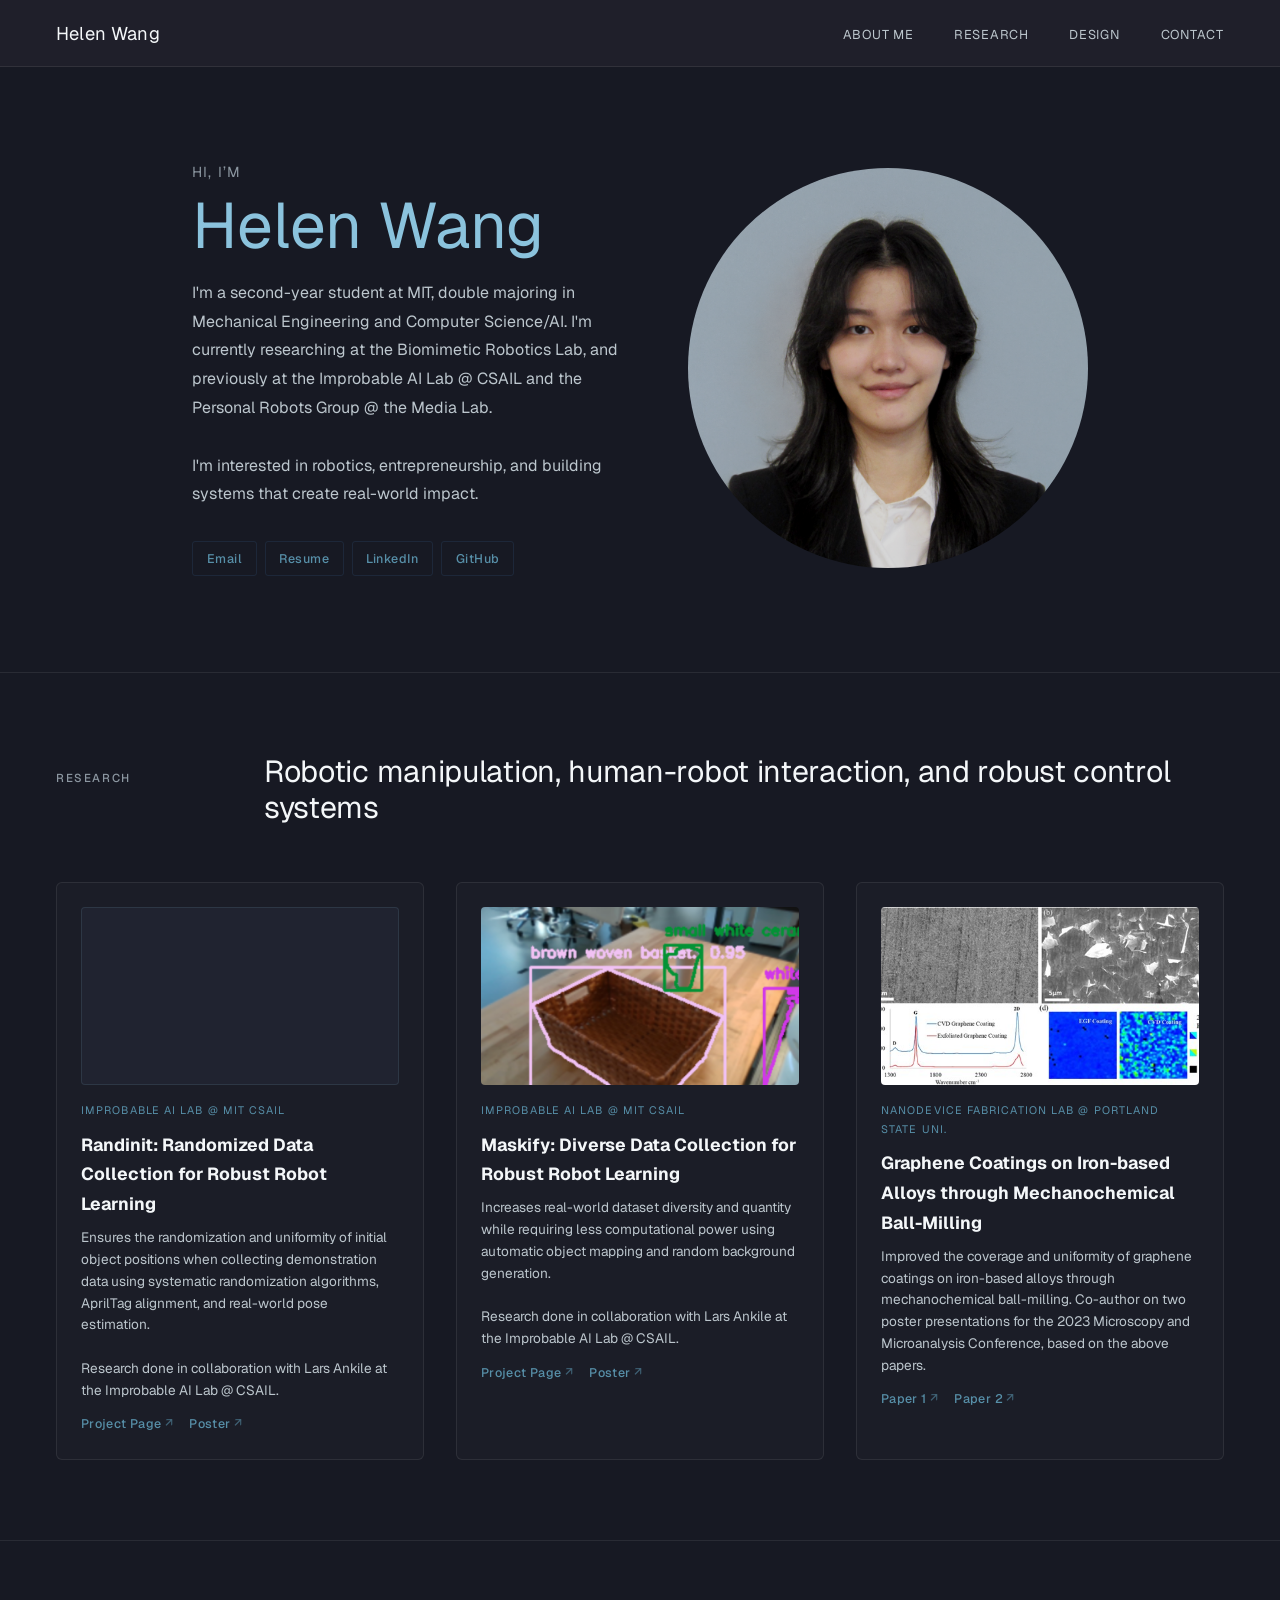
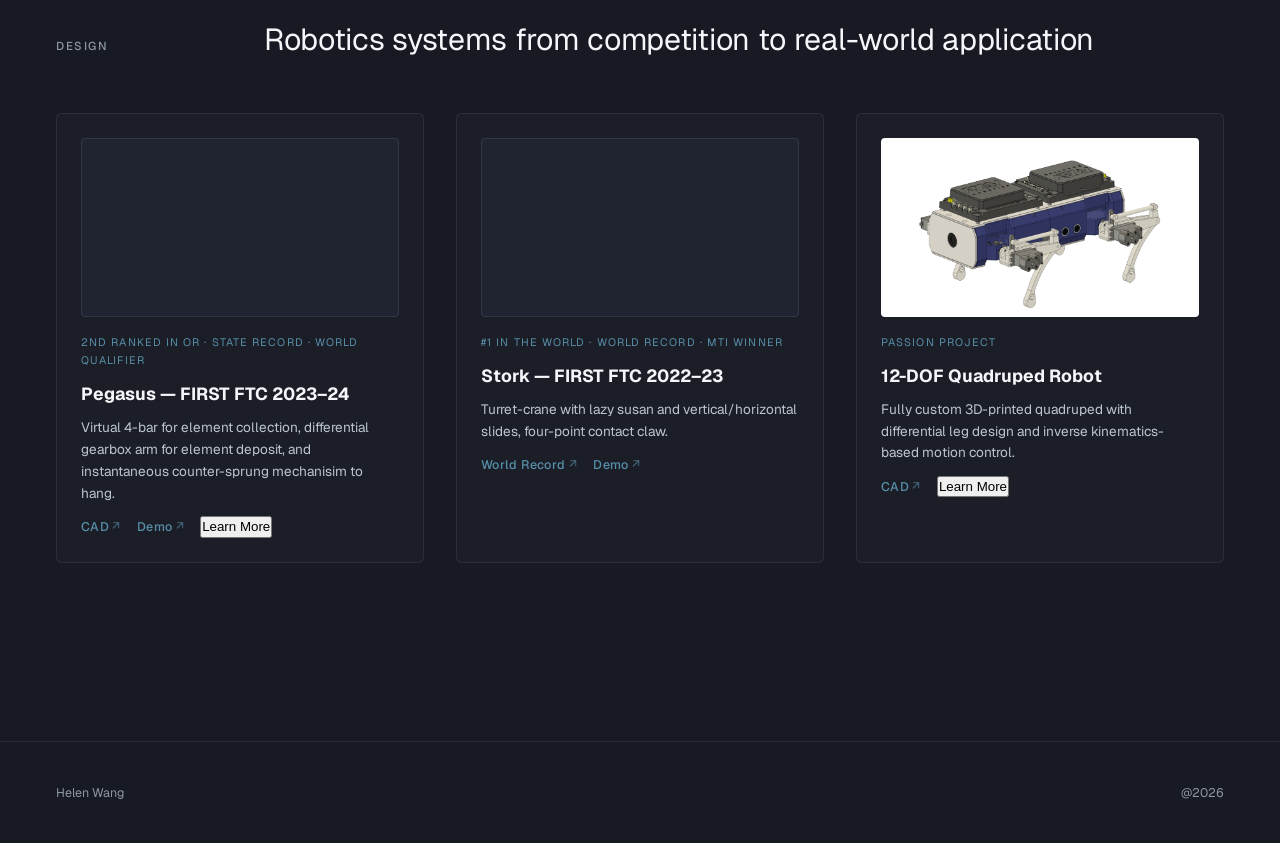
<file: index.html>
<!DOCTYPE html>
<html lang="en">
<head>
<meta charset="UTF-8">
<meta name="viewport" content="width=device-width, initial-scale=1.0">
<title>Helen Wang</title>
<link rel="shortcut icon" href="images/HelenWang.jpeg" type="image/x-icon" />
<link rel="stylesheet" href="https://fonts.googleapis.com/css2?family=Geist:wght@300;400;500;600;700&display=swap">
<style>
  *, *::before, *::after { box-sizing: border-box; margin: 0; padding: 0; }

  :root {
    --bg: #171923;
    --bg2: #202330;

    --ink: #f4f7f9;
    --ink2: #bcc6cd;
    --ink3: #8c97a1;

    --accent: #578fa8;
    --accent-light: rgba(139,195,221,0.08);

    --rule: rgba(255,255,255,0.08);
  }

  html { scroll-behavior: smooth; }

  body {
    background: var(--bg);
    color: var(--ink);
    font-family: 'Geist', sans-serif;
    line-height: 1.7;
  }

  /* ── NAV ── */
  nav {
    position: fixed;
    top: 0; left: 0; right: 0;
    z-index: 100;
    display: flex;
    align-items: center;
    justify-content: space-between;
    padding: 1.1rem 3.5rem;
    background: rgba(33,34,44,0.85);
    backdrop-filter: blur(14px);
    border-bottom: 1px solid var(--rule);
  }

  .nav-logo {
    font-family: 'Geist', serif;
    font-size: 1.15rem;
    color: var(--ink);
    text-decoration: none;
    letter-spacing: 0.01em;
  }

  .nav-links {
    display: flex;
    gap: 2.5rem;
    list-style: none;
  }

  .nav-links a {
    font-size: 0.8rem;
    color: var(--ink2);
    text-decoration: none;
    letter-spacing: 0.06em;
    text-transform: uppercase;
    transition: color 0.2s;
  }

  .nav-links a:hover { color: var(--ink); }

  /* ── HERO ── */
  #hero {
    max-width: 1400px;
    margin: 0 auto;
    padding: 10rem 3.5rem 6rem;
    display: grid;
    grid-template-columns: 1fr 220px;
    gap: 5rem;
    align-items: start;
  }

  .hero-left
  .name-block {
    margin-bottom: 2.25rem;
  }

  .name-block h1 {
    font-family: 'Geist', serif;
    font-size: clamp(2.8rem, 5vw, 4rem);
    font-weight: 400;
    letter-spacing: -0.01em;
    line-height: 1.05;
    color: #8bc3dd;
    margin-bottom: 0.5rem;
  }

  .name-block .title-line {
    font-size: 0.82rem;
    text-transform: uppercase;
    letter-spacing: 0.12em;
    color: var(--ink3);
    font-weight: 400;
  }

  .bio {
    font-size: 1rem;
    color: var(--ink2);
    line-height: 1.85;
    padding-left: 1.5rem;
    border-left: 2px solid #578fa8;
    margin-bottom: 2.5rem;
    max-width: 480px;
  }

  .hero-links {
    display: flex;
    gap: 0.5rem;
    flex-wrap: wrap;
  }

  .lnk {
    font-size: 0.78rem;
    text-decoration: none;
    color: var(--accent);
    letter-spacing: 0.04em;
    padding: 0.35rem 0.85rem;
    border: 1px solid rgba(44,74,110,0.3);
    border-radius: 3px;
    transition: background 0.15s, color 0.15s;
    font-weight: 500;
  }

  .lnk:hover {
    background: var(--accent);
    color: #fff;
  }

  .hero-photo {
    width: 100%;
    border-radius: 4px;
    display: block;
    filter: grayscale(10%);
    border: 2px solid rgba(139,195,221,0.2);
    box-shadow: 0 0 40px rgba(87,143,168,0.15);
    margin-top: 1rem;
  }

  /* ── DIVIDER ── */
  .section-divider {
    border: none;
    border-top: 1px solid var(--rule);
    max-width: 1400px;
    margin: 0 auto;
  }

  /* ── SECTIONS ── */
  .content-section {
    max-width: 1400px;
    margin: 0 auto;
    padding: 5rem 3.5rem;
  }

  .section-header {
    display: grid;
    grid-template-columns: 160px 1fr;
    gap: 3rem;
    margin-bottom: 3.5rem;
    align-items: baseline;
  }

  .section-eyebrow {
    font-size: 0.72rem;
    text-transform: uppercase;
    letter-spacing: 0.14em;
    color: var(--ink3);
    font-weight: 500;
    padding-top: 0.35rem;
  }

  .section-header h2 {
    font-family: 'Geist', serif;
    font-size: 1.9rem;
    font-weight: 400;
    letter-spacing: -0.01em;
    color: var(--ink);
    line-height: 1.2;
  }

  /* ── RESEARCH ENTRIES ── */
  .entry:last-child { border-bottom: 1px solid var(--rule); }

  .entry-media video,
  .entry-media img {
    width: 100%; height: 100%;
    object-fit: cover;
    display: block;
  }

  .entry-tag {
    font-size: 0.7rem;
    text-transform: uppercase;
    letter-spacing: 0.1em;
    color: var(--accent);
    font-weight: 500;
    margin-bottom: 0.5rem;
  }

  .entry h3 {
    font-family: 'Geist', serif;
    font-size: 1.2rem;
    font-weight: 500;
    color: var(--ink);
    line-height: 1.35;
    margin-bottom: 0.6rem;
  }

  .entry p {
    font-size: 0.9rem;
    color: var(--ink2);
    line-height: 1.75;
    margin-bottom: 1rem;
  }

  .entry-links {
    display: flex;
    gap: 1rem;
    flex-wrap: wrap;
  }

  .entry-links a {
    font-size: 0.78rem;
    color: var(--accent);
    text-decoration: none;
    letter-spacing: 0.03em;
    font-weight: 500;
    transition: opacity 0.15s;
  }

  .entry-links a:hover { opacity: 0.7; }
  .entry-links a::after { content: ' ↗'; opacity: 0.6; }

  /* ── DESIGN GRID ── */
  .design-grid {
    display: grid;
    grid-template-columns: repeat(3, 1fr);
    gap: 2rem;
  }

  /* same card style as research */
  .design-card {
    display: flex;
    flex-direction: column;
    padding: 1.5rem;
    border: 1px solid var(--rule);
    border-radius: 6px;
    background: rgba(255,255,255,0.02);
    height: 100%;
    transition: transform 0.25s ease;
  }

  .design-card:hover {
    transform: translateY(-3px);
  }

  .design-card h3 {
    font-family: 'Geist', serif;
    font-size: 1.1rem;
    margin-bottom: 0.5rem;
  }

  .design-card p {
    font-size: 0.85rem;
    color: var(--ink2);
    margin-bottom: 0.75rem;
    line-height: 1.6;
  }

  .award {
    display: inline-block;
    font-size: 0.7rem;
    text-transform: uppercase;
    letter-spacing: 0.1em;
    color: var(--accent);
    margin-bottom: 0.6rem;
  }

  /* responsive */
  @media (max-width: 1000px) {
    .design-grid {
      grid-template-columns: repeat(2, 1fr);
    }
  }

  @media (max-width: 700px) {
    .design-grid {
      grid-template-columns: 1fr;
    }
  }

  .research-grid {
  display: grid;
  grid-template-columns: repeat(3, 1fr);
  gap: 2rem;
  }

  /* turn entries into cards instead of stacked rows */

  /* media now fills card width */
  .entry-media {
    width: 100%;
    aspect-ratio: 4 / 3;
    border-radius: 4px;
    overflow: hidden;
    margin-bottom: 1rem;
  }

  /* remove old divider behavior */
  .entry:last-child {
    border-bottom: 1px solid var(--rule);
  }

  /* responsive */
  @media (max-width: 1000px) {
    .research-grid {
      grid-template-columns: repeat(2, 1fr);
    }
  }

  @media (max-width: 700px) {
    .research-grid {
      grid-template-columns: 1fr;
    }
  }

  /* .design-entry {
    padding: 2rem 0 2rem 0;
    border-top: 1px solid var(--rule);
  } */

  .entry,
  .design-entry {
    transition: all 0.25s ease;
  }

  .entry:hover,
  .design-entry:hover {
    transform: translateY(-3px);
  }

  .entry-media,
  .design-media {
    border: 1px solid rgba(139,195,221,0.12);
  }

  .design-entry:nth-child(odd) { padding-right: 2rem; border-right: 1px solid var(--rule); }
  .design-entry:nth-child(even) { padding-left: 2rem; }
  .design-entry:last-child:nth-child(odd) { border-right: none; grid-column: 1 / -1; }

  .design-entry:nth-last-child(-n+2) { border-bottom: 1px solid var(--rule); }

  .design-media {
  width: 100%;
  aspect-ratio: 16 / 9; /* same for everything */
  border-radius: 4px;
  overflow: hidden;
  margin-bottom: 1rem;
  background: var(--bg2);
  border: 1px solid rgba(139,195,221,0.12);

  display: flex;
  align-items: center;
  justify-content: center;
  }

  /* force images + videos to behave identically */
  .entry-media img,
  .entry-media video,
  .design-media img,
  .design-media video {
    width: 100%;
    height: 100%;
    object-fit: cover; /* key: crops instead of stretching */
    display: block;
  }

  .design-media video,
  .design-media img {
    width: 100%; height: 100%;
    object-fit: cover;
    display: block;
  }

  .design-entry .award {
    display: inline-block;
    font-size: 0.68rem;
    text-transform: uppercase;
    letter-spacing: 0.1em;
    background: var(--accent-light);
    color: var(--accent);
    padding: 0.2rem 0.55rem;
    border-radius: 2px;
    font-weight: 500;
    margin-bottom: 0.6rem;
  }

  .design-entry h3 {
    font-family: 'Geist', serif;
    font-size: 1.15rem;
    font-weight: 500;
    color: var(--ink);
    margin-bottom: 0.45rem;
    line-height: 1.3;
  }

  .design-entry p {
    font-size: 0.85rem;
    color: var(--ink2);
    line-height: 1.7;
    margin-bottom: 0.75rem;
  }

  .design-entry .entry-links a { font-size: 0.75rem; }

  /* ── FOOTER ── */
  footer {
    max-width: 1400px;
    margin: 0 auto;
    padding: 2.5rem 3.5rem;
    border-top: 1px solid var(--rule);
    display: flex;
    justify-content: space-between;
    align-items: center;
    font-size: 0.78rem;
    color: var(--ink3);
  }

  footer a { color: var(--ink3); text-decoration: none; }
  footer a:hover { color: var(--ink); }

  /* ── REVEAL ── */
  .reveal {
    opacity: 0;
    transform: translateY(14px);
    transition: opacity 0.55s ease, transform 0.55s ease;
  }
  .reveal.visible { opacity: 1; transform: none; }

  /* ── RESPONSIVE ── */
  @media (max-width: 700px) {
    nav { padding: 1rem 1.5rem; }
    .nav-links { gap: 1.5rem; }
    #hero { grid-template-columns: 1fr; gap: 2.5rem; padding: 7rem 1.5rem 4rem; }
    .hero-photo { max-width: 180px; }
    .content-section { padding: 3.5rem 1.5rem; }
    .section-header, .entry { grid-template-columns: 1fr; gap: 1rem; }
    .design-grid { grid-template-columns: 1fr; }
    .design-entry:nth-child(odd) { padding-right: 0; border-right: none; }
    .design-entry:nth-child(even) { padding-left: 0; }
    footer { flex-direction: column; gap: 0.5rem; text-align: center; }
  }

  .hover-media {
  position: relative;
  width: 100%;
  aspect-ratio: 16 / 9;
  overflow: hidden;
  border-radius: 4px;
  }

  .hover-media img {
    position: absolute;
    width: 100%;
    height: 100%;
    object-fit: cover;
    transition: opacity 0.3s ease;
  }

  /* default image visible */
  .hover-media .img-default {
    opacity: 1;
  }

  /* hover image hidden */
  .hover-media .img-hover {
    opacity: 0;
  }

  /* swap on hover */
  .hover-media:hover .img-default {
    opacity: 0;
  }

  .hover-media:hover .img-hover {
    opacity: 1;
  }

  /* ── FIX: unify spacing under ALL media blocks ── */

  .design-media,
  .hover-media {
    margin-bottom: 1rem;
  }

  /* ensure award spacing is consistent everywhere */
  .design-card .award {
    display: inline-block;
    font-size: 0.68rem;
    text-transform: uppercase;
    letter-spacing: 0.1em;
    color: var(--accent);
    margin-bottom: 0.6rem;
  }

  /* ── HERO NEW LAYOUT ── */

  #hero {
    max-width: 1400px;
    margin: 0 auto;
    padding: 10rem 12rem 6rem;

    display: grid;
    grid-template-columns: 1.2fr 0.8fr;
    gap: 4rem;
    align-items: center;
  }

  .hero-intro {
    font-size: 0.9rem;
    color: var(--ink3);
    letter-spacing: 0.08em;
    text-transform: uppercase;
    margin-bottom: 0.5rem;
  }

  .hero-name {
    font-size: clamp(3rem, 5vw, 4.2rem);
    font-weight: 400;
    line-height: 1.05;
    color: #8bc3dd;
    margin-bottom: 1.2rem;
    font-family: 'Geist', serif;
  }

  .hero-bio {
    font-size: 1rem;
    color: var(--ink2);
    line-height: 1.8;
    max-width: 520px;
    margin-bottom: 2rem;
  }

  .hero-right {
  display: flex;
  justify-content: center;
  align-items: center;
  }

  .hero-photo-large {
    width: 400px;
    height: 400px;
    border-radius: 50%;
    object-fit: cover;
  }

  /* responsive */
  @media (max-width: 900px) {
    #hero {
      grid-template-columns: 1fr;
      text-align: left;
    }

    .hero-right {
      justify-content: flex-start;
    }

    .hero-photo-large {
      max-width: 240px;
    }
  }

  /* ── PROJECT DROPDOWN PANEL ── */

  .project-detail {
    max-width: 1400px;
    margin: 2rem auto 0;
    padding: 2rem 10rem;
    border: 1px solid var(--rule);
    border-radius: 8px;
    background: rgba(255,255,255,0.02);

    display: grid;
    grid-template-columns: 0.8fr 1.2fr;
    gap: 2rem;

    height: 50vh;        /* 🔥 key change: viewport-based height */
    overflow: hidden;    /* prevents expansion */
  }

  .project-detail.hidden {
    max-height: 0;
    opacity: 0;
  }

  .project-detail img {
    width: 100%;
    max-height: 320px;
    max-width: 320px;   /* controls size */
    object-fit: cover;
    border-radius: 6px;
    display: block;
  }

  .project-detail-text {
    display: flex;
    flex-direction: column;
    height: 100%;
    min-height: 0;   /* 🔥 CRITICAL FIX */
  }

  .project-scroll {
    flex: 1;
    min-height: 0;      /* 🔥 ALSO REQUIRED */
    overflow-y: auto;

    padding-right: 0.75rem;
  }

  .project-scroll p {
    font-size: 0.85rem;
    line-height: 1.7;
    margin-bottom: 1rem;
  }

  .project-detail-text h3 {
    color: var(--ink);
    margin-bottom: 0.5rem;
    font-family: 'Geist', serif;
    margin-top: 0;
  }

  .project-detail-nav {
    margin-top: auto;   /* pushes it to bottom */
    display: flex;
    justify-content: space-between;
    padding-top: 1rem;
  }

  .project-detail-nav button {
    background: none;
    border: 1px solid var(--rule);
    color: var(--ink);
    padding: 0.4rem 0.8rem;
    cursor: pointer;
    border-radius: 4px;
  }

  .project-detail-text p::-webkit-scrollbar {
    width: 6px;
  }

  .project-detail-text p::-webkit-scrollbar-thumb {
    background: var(--rule);
    border-radius: 3px;
  }

  .project-detail-nav button:hover {
    background: var(--accent);
    color: white;
  }

  .project-detail {
    overflow: hidden;
    transition: all 0.3s ease;
  }

  .project-paragraphs p {
    margin-bottom: 1rem;
    font-size: 0.8rem;
    line-height: 1.7;
  }

  .project-scroll p:last-child {
    mask-image: linear-gradient(to bottom, black 85%, transparent);
  }

</style>

</head>
<body>

<nav>
  <a href="#hero" class="nav-logo">Helen Wang</a>
  <ul class="nav-links">
    <li><a href="#hero">About Me</a></li>
    <li><a href="#research">Research</a></li>
    <li><a href="#design">Design</a></li>
    <li><a href="mailto:wanghelen26@gmail.com">Contact</a></li>
  </ul>
</nav>

<!-- HERO -->
<section id="hero">
  <div class="hero-left">

    <p class="hero-intro">Hi, I’m</p>

    <h1 class="hero-name">Helen Wang</h1>

    <p class="hero-bio">
      I'm a second-year student at MIT, double majoring in Mechanical Engineering
      and Computer Science/AI. I'm currently researching at the Biomimetic Robotics Lab,
      and previously at the Improbable AI Lab @ CSAIL and the Personal Robots Group @ the Media Lab.

      <br><br>
      I'm interested in robotics, entrepreneurship, and building systems that create real-world impact.
    </p>

    <div class="hero-links">
      <a href="mailto:wanghelen26@gmail.com" class="lnk">Email</a>
      <a href="https://docs.google.com/document/d/1atYQmROFkIpjgpJp1w48EU2kXLN-u1QX5JcSCexyjVY/edit?usp=sharing" target="_blank" class="lnk">Resume</a>
      <a href="https://www.linkedin.com/in/helenwa/" target="_blank" class="lnk">LinkedIn</a>
      <a href="https://github.com/hlenwng/" target="_blank" class="lnk">GitHub</a>
    </div>

  </div>

  <div class="hero-right">
    <img
      src="https://hlenwng.github.io/images/HelenWang.jpeg"
      alt="Helen Wang"
      class="hero-photo-large"
    >
  </div>
</section>

<hr class="section-divider">

<!-- RESEARCH -->
<div class="content-section" id="research">
  <div class="section-header reveal">
    <span class="section-eyebrow">Research</span>
    <h2>Robotic manipulation, human-robot interaction, and robust control systems</h2>
  </div>

  <div class="design-grid">

    <div class="design-card reveal">
      <div class="design-media">
        <video autoplay muted loop playsinline>
          <source src="https://hlenwng.github.io/images/randinit.mp4" type="video/mp4">
        </video>
      </div>
      <span class="award">Improbable AI Lab @ MIT CSAIL</span>
      <h3>Randinit: Randomized Data Collection for Robust Robot Learning</h3>
      <p>Ensures the randomization and uniformity of initial object positions when
        collecting demonstration data using systematic randomization algorithms, AprilTag
        alignment, and real-world pose estimation.

        <br>
        <br>

        Research done in collaboration with Lars Ankile at the Improbable AI Lab @ CSAIL.
      </p>
      <div class="entry-links">
        <a href="https://github.com/randinit-and-maskify/randinit" target="_blank">Project Page</a>
        <a href="https://hlenwng.github.io/images/Poster_RandInitMaskify.png" target="_blank">Poster</a>
      </div>
    </div>

    <div class="design-card reveal">
      <div class="hover-media">
        <img class="img-default" src="images/maskify_before.png">
        <img class="img-hover" src="images/maskify_after.png">
      </div>
      <span class="award">Improbable AI Lab @ MIT CSAIL</span>
      <h3>Maskify: Diverse Data Collection for Robust Robot Learning</h3>
      <p>Increases real-world dataset diversity and quantity while requiring less
        computational power using automatic object mapping and random background
        generation.

        <br>
        <br>
        Research done in collaboration with Lars Ankile at the Improbable AI Lab @ CSAIL.

      </p>
      <div class="entry-links">
        <a href="https://github.com/randinit-and-maskify/maskify" target="_blank">Project Page</a>
        <a href="https://hlenwng.github.io/images/Poster_RandInitMaskify.png" target="_blank">Poster</a>
      </div>
    </div>

    <div class="design-card reveal">
      <div class="hover-media">
        <img class="img-default" src="images/graphene_1.jpg">
        <img class="img-hover" src="images/graphene_2.jpg">
      </div>
      <span class="award">Nanodevice Fabrication Lab @ Portland State Uni.</span>
      <h3>Graphene Coatings on Iron-based Alloys through Mechanochemical Ball-Milling</h3>
      <p>Improved the coverage and uniformity of graphene coatings on iron-based alloys through mechanochemical ball-milling.
        Co-author on two poster presentations for the 2023 Microscopy and Microanalysis Conference, based on the above papers.</p>
      <div class="entry-links">
        <a href="https://doi.org/10.1093/micmic/ozad067.739" target="_blank">Paper 1</a>
        <a href="https://doi.org/10.1093/micmic/ozad067.066" target="_blank">Paper 2</a>
      </div>
    </div>

  </div>
</div>

<hr class="section-divider">

<!-- DESIGN -->
<div class="content-section" id="design">
  <div class="section-header reveal">
    <span class="section-eyebrow">Design</span>
    <h2>Robotics systems from competition to real-world application</h2>
  </div>

  <div class="design-grid">

    <div class="design-card reveal">
      <div class="design-media">
        <video autoplay muted loop playsinline>
          <source src="https://hlenwng.github.io/images/pegasus.mp4" type="video/mp4">
        </video>
      </div>
      <span class="award">2nd ranked in OR · State Record · World Qualifier</span>
      <h3>Pegasus — FIRST FTC 2023–24</h3>
      <p>Virtual 4-bar for element collection, differential gearbox arm for
          element deposit, and instantaneous counter-sprung mechanisim to hang.</p>
      <div class="entry-links">
        <a href="https://a360.co/3RNkFsz" target="_blank">CAD</a>
        <a href="https://youtu.be/tZtZxBttzzs" target="_blank">Demo</a>
        <button class="learn-more" onclick="openProject('pegasus')">
          Learn More
        </button>
      </div>

    </div>

    <div class="design-card reveal">
      <div class="design-media">
        <video autoplay muted loop playsinline>
          <source src="https://hlenwng.github.io/images/stork.mp4" type="video/mp4">
        </video>
      </div>
      <span class="award">#1 in the World · World Record · MTI Winner</span>
      <h3>Stork — FIRST FTC 2022–23</h3>
      <p>Turret-crane with lazy susan and vertical/horizontal slides, four-point contact claw. </p>
      <div class="entry-links">
        <a href="https://youtu.be/flyrij1GUHg" target="_blank">World Record</a>
        <a href="https://youtu.be/SnANvCf0l4o" target="_blank">Demo</a>
      </div>
    </div>

    <div class="design-card reveal">
      <div class="hover-media">
        <img class="img-default" src="images/dog_before.png">
        <img class="img-hover" src="images/dog_after.png">
      </div>
      <span class="award">Passion project</span>
      <h3>12-DOF Quadruped Robot</h3>
      <p>Fully custom 3D-printed quadruped with differential leg design and inverse kinematics-based motion control.</p>
      <div class="entry-links">
        <a href="https://a360.co/4k0pPh8" target="_blank">CAD</a>
        <button class="learn-more" onclick="openProject('quadruped')">
          Learn More
        </button>
      </div>
    </div>

  </div>
  <div id="project-detail" class="project-detail hidden"></div>
</div>

<footer>
  <span>Helen Wang</span>
  <span>@2026</a></span>
</footer>

<script>
  const obs = new IntersectionObserver(
    (entries) => entries.forEach(e => { if (e.isIntersecting) e.target.classList.add('visible'); }),
    { threshold: 0.08 }
  );
  document.querySelectorAll('.reveal').forEach(el => obs.observe(el));


const projects = {
  pegasus: {
    title: "Pegasus — FIRST FTC 2023–24",
    slides: [
      { //slide 1
        img: "images/pegasus.jpg",
        title: "Introduction",
        text: `As the captain and mechanical lead of my robotics team for the 23-24 season, I led the design, prototyping, manufacturing, assembling and testing of the entire robot. I also led the main components of the robot, as well as the integration as a whole.

        The following are detailed highlights of each major subsystem, as well as the design and iteration processes.`
      },

      { //slide 2
        img: "images/entire_robot.png",
        title: "Entire Robot",
        text: `As mechanical lead, I led the entire design of the robot, from individual components to overall cohesiveness. I took charge of leading the major component designs, and during our brainstorming session, we set three design goals for the robot: reliability, efficiency, and accuracy.

        Initially, we placed our focus on individual component improvements and approximated their positions on the drivetrain. Soon, we encountered problems like poor weight distribution, clunky integration, and no space to place the battery.

        Along the way, I had been meticulously documenting every part in CAD, so I was able to lead the redesign process. I optimized the drivetrain by pocketing, creating modular components, and shifting parts around for better positioning. These refinements reduced weight and increased performance, culminating in a streamlined, efficient robot.`
      },

      { //slide 3
        img: "images/intake.png",
        title: "Intake System",
        text: `When designing the intake system, I wanted to optimize it to collect from the stack during autonomous and anywhere on the field during teleoperation. Over five major iterations, I carried over things that worked (compliant rollers, bottom roller) while replacing things that didn’t work (large middle roller). When trying to add a way to aid in transfer, a middle roller ended up trapping the element, so I switched to rubber noodles which provided a flicking motion that was perfect for sending it through the tray.

        Inspired by a last minute save during a competition where I used a pizza plate to guide elements stuck at the entrance into the tray, we implemented a polycarbonate plate that we heat-bent. Coupled with a compact tray redesign and efficient gearboxes, the intake evolved into a reliable mechanism that efficiently collected elements.`
      },

      { //slide 4
        img: "images/intake_lift.png",
        title: "Intake Lifting System",
        text: `To lift the intake system, we initially went with a simple linkage design that lifted/lowered the intake around an axis of rotation. It was fast when switching between a downward angle to intake from the ground and an upward angle to slide the elements down into the deposition bucket. But, after shortening our intake tray, we couldn’t maintain the same point of rotation while achieving the specific angles we wanted.

        So we switched to a virtual 4-bar design, with independent servos to control the lift and tilt of the intake. By programming multiple configurations, we created a highly versatile lifting system that allowed for compact storing and unique positions for each level of the stack.`
      },

      { //slide 5
        img: "images/deposition.png",
        title: "Deposition System",
        text: `The initial arm design was a bucket, which allowed for quick and simple depositing. Part of the game requires you to form patterns with specific color elements, but our single-latch design forced us to drop everything at once. So to have more strategic placing, I developed a dual-latch system, and depending on the slight angle shifts of the latch, you could release one at a time.

        Near States Competition, we realized we wanted more accuracy. Dropping from a horizontal angle resulted in elements bouncing upon collision and landing in different positions, and the bucket walls also prevented us from dropping near the edge. To solve both of these issues, I designed an independent claw system that had two claws contoured to the shape of the elements to allow for consistent orientation when transferring and a transparent polycarbonate top for better visibility for the robot operators.`
      },

      { //slide 6
        img: "images/deposition_arm.png",
        title: "Deposition Arm",
        text: `Our initial design consisted of two servos that powered the swinging motion. This was fast, but again, didn’t provide enough customizability that we wanted.

        Our next design allocated one of the servos to our added wrist to rotate the claw system. A week before the State Competition, noticing the slow swinging motion, I quickly proposed a differential arm design, which doubled the torque for both motions, significantly increasing cycle speed, and allowing us to set the state record!

        Sadly we didn’t keep the differential system for the World Championship, and we went with one with 3-axes of rotation with the same swinging and rotating motion, but this time with an added angular twist. This simplified autonomous paths as our robot could travel less and didn’t need to rotate in order to reach the backboard.`
      },

      { //slide 7
        img: "images/differential_arm.png",
        title: "Differential Arm",
        text: `Before States, I noticed the slow performance of the arm design and decided to implement a differential gear system. It probably wasn’t the best time to change the design, but it was a simple switch, and I was determined to make it faster.

        Instead of having servos powering individual movements, the gearbox gears together both servos, allowing them to control individual movements together, hence doubling torque for both motions. Additionally, for extended reach, I mounted the system on a horizontal slide and passively powered it with a linkage.

        This was a group effort, and we worked together till midnight for days to bring this design to life. Unlike my past designs, I didn’t touch CAD at all, relying only on whiteboard sketches and continuously refining until it worked. In the end, it was completely worth it, improving our States performance, and being a fun story to tell judges!`
      },

      { //slide 8
        img: "images/hang.png",
        title: "Hang System",
        text: `This was the most exciting but difficult mission that year, as I had never designed anything similar to it. After my initial prototypes failed, I turned to YouTube and was inspired by an approach a FIRST Robotics Competition robot took that utilized slanted hooks and the robot’s driving momentum to slide the robot onto the bar and lift it off the ground, without the need for heavy-duty motors.

        The first prototype was assembled hastily at 5 am in the morning before a competition, with slanted hooks and a counter-sprung method that allowed for an instantaneous release. This rapid prototype was refined through CAD, allowing for more compact storage within the robot, aluminum bars, and connecting both sides through a bar so that they could both be released from a single servo. This allowed us to achieve one of the fastest hang times in the world and saved us many motors and servos.`
      },
    ]
  },

  quadruped: {
    title: "12-DOF Quadruped Robot",
    slides: [
      { //slide 1
        img: "images/dog_portfolio_1.png",
        title: "Introduction",
        text: `This project served as an exploration into other forms of robotics
        aside from my usual wheeled robots for my robotics team, as well as a way
        to broaden my skill set. Having always been a fan of MIT’s mini cheetah,
        I decided to design my own.

        Since I was 3D printing, I had more freedom to design structures I would’ve
        previously been unable to hand-mill. I focused on developing a modular design, splitting the robot into 4 identical parts for easy designing, printing, and assembling.

        Inspired by woodworking, I used methods like sliding dovetail joints, flatheads, and hidden screws to produce a clean look while maintaining stability.`
      },

      { //slide 2
        img: "images/dog_portfolio_2.png",
        title: "Robot Legs",
        text: `The legs and rotating system underwent the most significant iterations during the design process.

        The first leg design had individually powered joints with gears. The servo positions were suboptimal because they were located too low and far from the point of rotation, so I transitioned to a linkage-powered system, centralizing all servo weight around the top rotating point.

        The leg’s powering system was also inefficient. One servo was burdened with carrying the weight of two servos and the leg, resulting in slow rotation speeds. By implementing a differential gear design, I doubled the torque for both movements. I also optimized the servo layout, repositioning them toward the center of the robot and using axles and gears to redirect power.`
      },

      { //slide 3
        img: "images/dog_electronics.png",
        title: "Electronics",
        text: `For this project, I initially used an Arduino paired with a PWM servo driver board to control all 12 servos on the robot dog, powered by a 6V battery. This required extensive custom wiring and crimping connectors.

        I also experimented with various off-shelf-modules, such as an ultrasonic sensor for basic collision detection. To improve system integration and compatabilty with my exisiting components, I later transitioned to a REV Robotics Control Hub (robotics controller). This allowed me to streamline the electronics setup while taking advantage of onboard features like a built-in IMU and support for an external camera.`
      },

      { //slide 4
        img: "images/dog_robotarm.png",
        title: "Robot Arm & Electronics cont.",
        text: `To build on my robotic dog project, I integrated a previous mini-project in which I developed a compact robotic arm for a leader-follower system. In this setup, an arm equipped with encoders was used to capture motion and control a second servo-actuated arm, which was all controlled through an Ardunio-based system to generate data for machine learning applications.

        The arm features a custom rack-and-pinion claw mechanisim, enabling a low-profile and efficient grasping motion. The ultimate goal was to mount this arm onto the robotic dog, extending its capabilities to physically interact with its enviornment.`
      },
    ]
  }
};

let currentOpenId = null;

function openProject(id) {
  const panel = document.getElementById("project-detail");

  // 🔁 if clicking the same project → collapse
  if (currentOpenId === id) {
    panel.classList.add("hidden");
    panel.innerHTML = "";
    currentOpenId = null;
    return;
  }

  // otherwise open new project
  currentOpenId = id;
  currentProject = projects[id];
  currentSlide = 0;

  panel.classList.remove("hidden");
  renderSlide();
}

function renderSlide() {
  const panel = document.getElementById("project-detail");
  const slide = currentProject.slides[currentSlide];

  panel.innerHTML = `
    <div>
      <img src="${slide.img}" />
    </div>

    <div class="project-detail-text">
      <h3>${slide.title}</h3>
      <div class="project-scroll">
        ${slide.text.split("\n\n").map(p => `<p>${p}</p>`).join("")}
      </div>

      <div class="project-detail-nav">
        <button onclick="prevSlide()">←</button>
        <button onclick="nextSlide()">→</button>
      </div>
    </div>
  `;
}

function nextSlide() {
  currentSlide = (currentSlide + 1) % currentProject.slides.length;
  renderSlide();
}

function prevSlide() {
  currentSlide =
    (currentSlide - 1 + currentProject.slides.length) %
    currentProject.slides.length;
  renderSlide();
}


</script>
</body>
</html>
</file>
